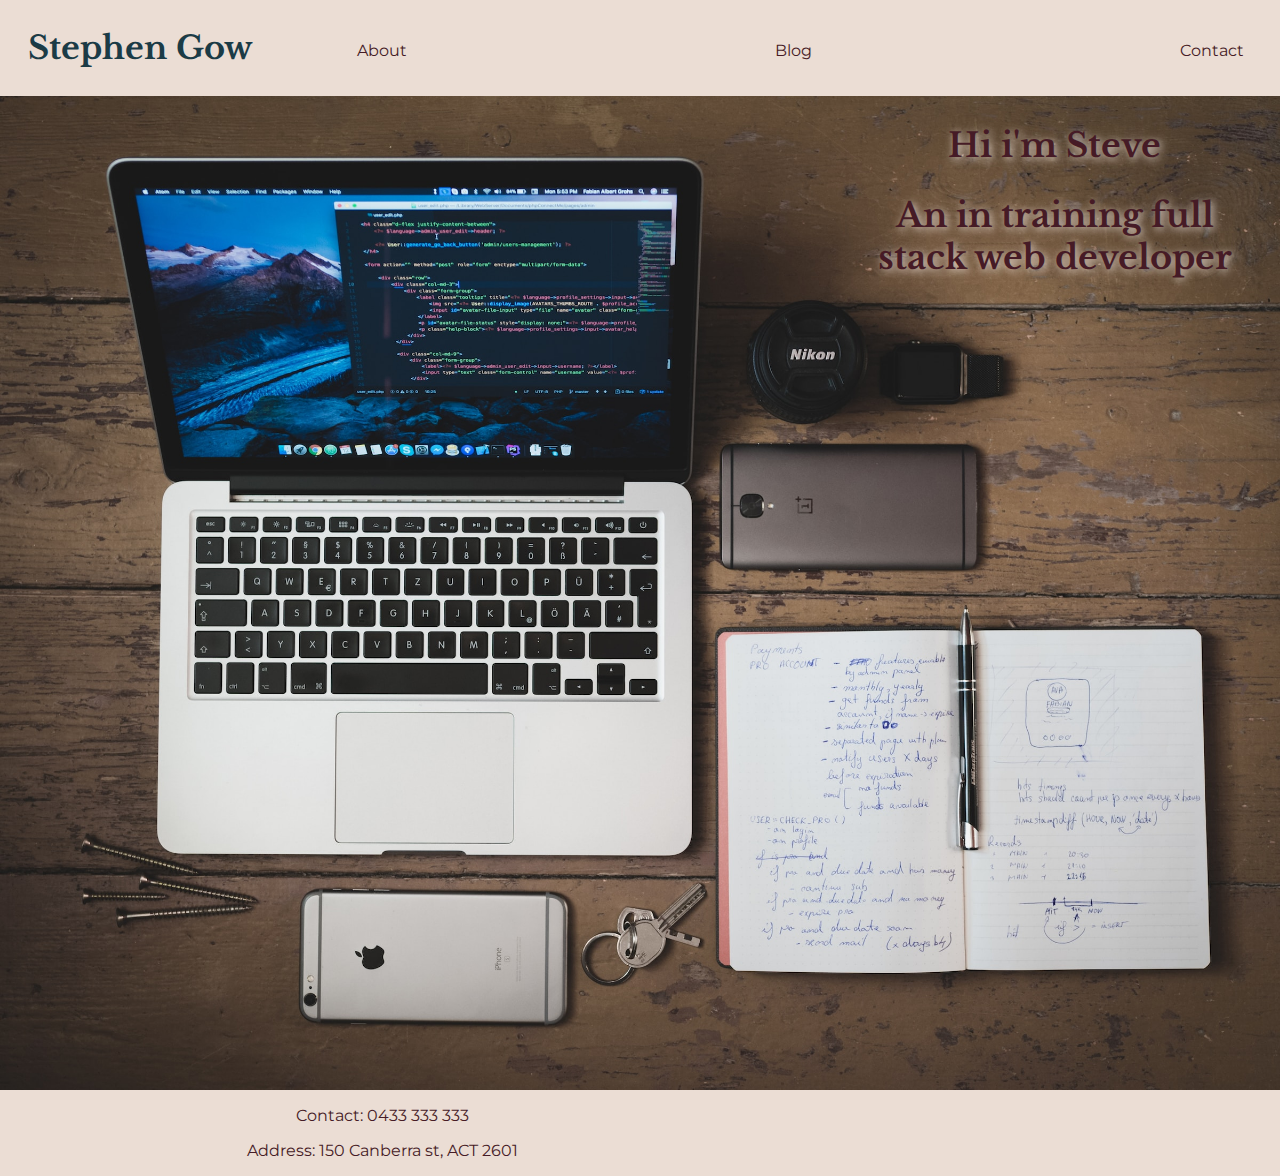
<file: index.html>
<!DOCTYPE html>
<html lang="en">

<head>
    <meta charset="UTF-8">
    <meta http-equiv="X-UA-Compatible" content="IE=edge">
    <meta name="viewport" content="width=device-width, initial-scale=1.0">
    <title>Document</title>
    <link rel="stylesheet" href="./index.css">
    <!-- Font Awesome for footer icons-->
    <link rel="stylesheet" href="https://cdnjs.cloudflare.com/ajax/libs/font-awesome/6.3.0/css/all.min.css"
        integrity="sha512-SzlrxWUlpfuzQ+pcUCosxcglQRNAq/DZjVsC0lE40xsADsfeQoEypE+enwcOiGjk/bSuGGKHEyjSoQ1zVisanQ=="
        crossorigin="anonymous" referrerpolicy="no-referrer" />

    <!-- Custom Fonts -->
    <link rel="preconnect" href="https://fonts.googleapis.com">
    <link rel="preconnect" href="https://fonts.gstatic.com" crossorigin>
    <link
        href="https://fonts.googleapis.com/css2?family=Libre+Baskerville&family=Montserrat:ital,wght@0,300;0,400;0,600;1,300;1,400&family=Open+Sans:wght@300&family=Roboto:wght@100;500;700&display=swap"
        rel="stylesheet">
</head>

<body>
    <header>
        <a class="index" href="./index.html">
            <h1>Stephen Gow</h1>
        </a>
        <nav class="nav-items">
            <a href="./pages/about.html">About</a>
            <a href="./pages/blog.html">Blog</a>
            <a href="./pages/contact.html">Contact</a>
        </nav>
    </header>

    <main>
        <div class="jumbotron">
            <img class="homeimg" src="./images/home-image.jpg" alt="home image">
        </div>
        <div class="home-text">
            <h2>Hi i'm Steve</h2>
            <h2>An in training full stack web developer</h2>
        </div>
    </main>
    <footer>
        <div class="footer-contact">
            <p>Contact: 0433 333 333</p>
            <p>Address: 150 Canberra st, ACT 2601</p>

        </div>
        <div class="social-media">
            <a href="https://github.com/StevieG46" target="_blank">
                <i class="fa-brands fa-github-alt"></i>
            </a>
            <a href="https://www.linkedin.com/in/stephen-gow-388052248/" target="_blank">
                <i class="fa-brands fa-linkedin-in"></i>
            </a>
            <a href="https://www.instagram.com/stephengowdance/" target="_blank">
                <i class="fa-brands fa-instagram"></i>
            </a>
        </div>
    </footer>
</body>

</html>
</file>
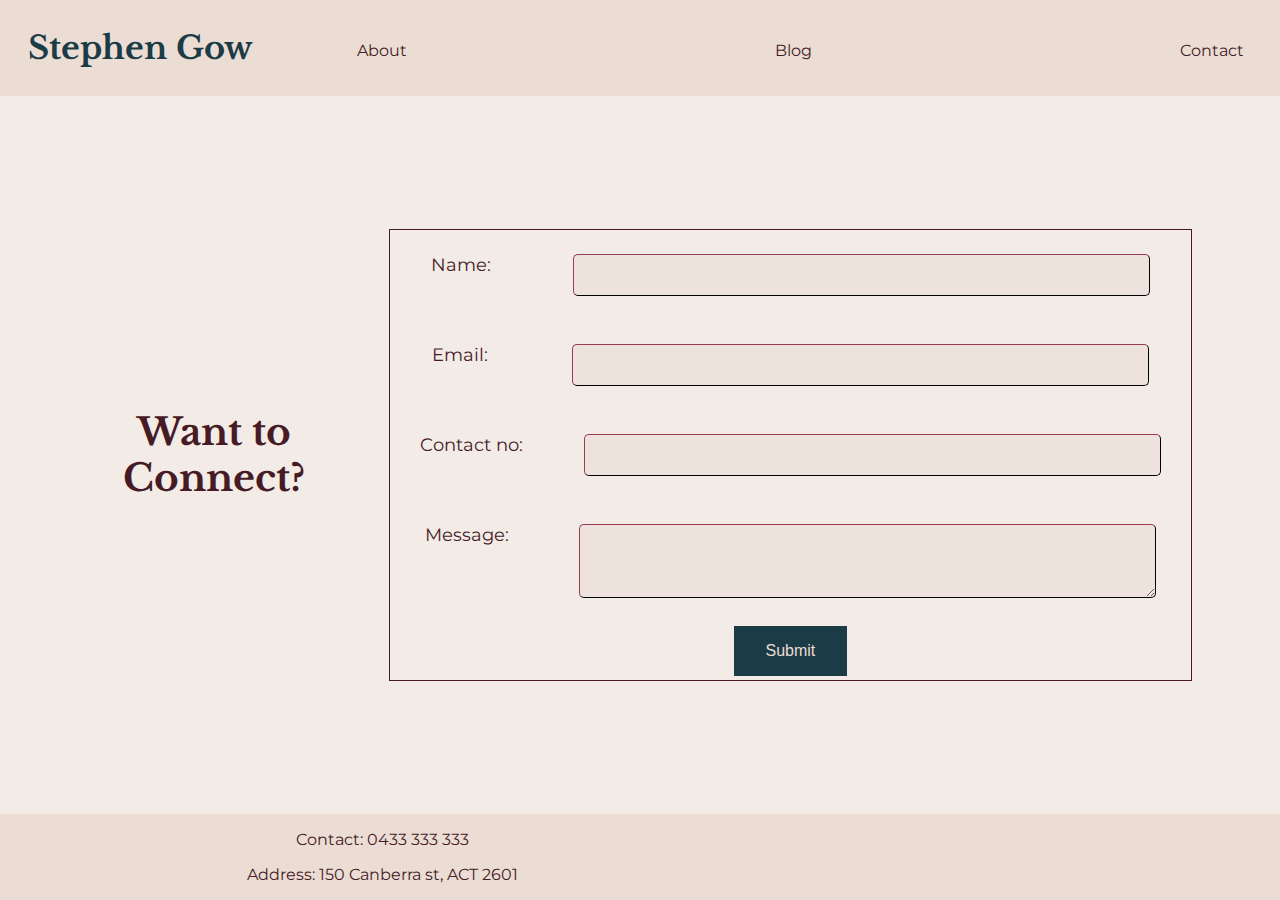
<file: pages/contact.html>
<!DOCTYPE html>
<html lang="en">

<head>
    <meta charset="UTF-8">
    <meta http-equiv="X-UA-Compatible" content="IE=edge">
    <meta name="viewport" content="width=device-width, initial-scale=1.0">
    <title>Document</title>
    <link rel="stylesheet" href="../styles/pages/contact.css">
    <!-- Font Awesome for footer icons -->
    <link rel="stylesheet" href="https://cdnjs.cloudflare.com/ajax/libs/font-awesome/6.3.0/css/all.min.css"
        integrity="sha512-SzlrxWUlpfuzQ+pcUCosxcglQRNAq/DZjVsC0lE40xsADsfeQoEypE+enwcOiGjk/bSuGGKHEyjSoQ1zVisanQ=="
        crossorigin="anonymous" referrerpolicy="no-referrer" />
    <!-- Custom Fonts -->
    <link rel="preconnect" href="https://fonts.googleapis.com">
    <link rel="preconnect" href="https://fonts.gstatic.com" crossorigin>
    <link
        href="https://fonts.googleapis.com/css2?family=Libre+Baskerville&family=Montserrat:ital,wght@0,300;0,400;0,600;1,300;1,400&family=Open+Sans:wght@300&family=Roboto:wght@100;500;700&display=swap"
        rel="stylesheet">
</head>

<body>
    <header>
        <a class="index" href="../index.html"><h1>Stephen Gow</h1></a>
        <nav class="nav-items">
            <a href="./about.html">About</a>
            <a href="./blog.html">Blog</a>
            <a href="./contact.html">Contact</a>
        </nav>
    </header>

   <main>
        <div class="contact"><h3>Want to Connect?</h3></div>
        <!-- contact form -->
        <form>
            <div class="form-elements">
                <label>Name: </label>
                <input class="form-input">
            </div>
            <div class="form-elements">
                <label>Email: </label>
                <input class="form-input">
            </div>
            <div class="form-elements">
                <label>Contact no: </label>
                <input class="form-input">
            </div>
            <div class="form-elements">
                <label>Message: </label>
                <textarea
                rows="3" 
                class="form-input form-textarea"
                >
                </textarea>
            </div>

            <div class="btn-div">
                <button id="submit">Submit</button>
            </div>
        </form>


   </main>
    
   <footer>
        <div class="footer-contact">
            <p>Contact: 0433 333 333</p>
            <p>Address: 150 Canberra st, ACT 2601</p>

        </div>
        <div class="social-media">
            <a href="https://github.com/StevieG46" target="_blank">
                <i class="fa-brands fa-github-alt"></i>
            </a>
            <a href="https://www.linkedin.com/in/stephen-gow-388052248/" target="_blank">
                <i class="fa-brands fa-linkedin-in"></i>
            </a>
            <a href="https://www.instagram.com/stephengowdance/" target="_blank">
                <i class="fa-brands fa-instagram"></i>
            </a>
        </div>
    </footer>
</body>

</html>
</file>
<file: index.css>
@media (max-width: 769px) {
  header {
    display: flex;
    flex-direction: column;
    justify-content: center;
    padding-bottom: 24px;
  }
}
header {
  background-color: #EBDDD4;
}
header .index {
  text-decoration: none;
}
header .index h1 {
  color: #1B3B46;
  text-align: center;
  font-family: "Libre Baskerville", serif;
}
header nav {
  margin: 10px 20%;
  display: flex;
  justify-content: space-between;
}
header nav a {
  font-family: "Montserrat", sans-serif;
  color: #461b26;
  text-decoration: none;
}
header nav :hover {
  color: #1B3B46;
  font-style: italic;
}

@media screen and (min-width: 769px) {
  header {
    margin-left: 2;
    display: flex;
    justify-content: space-between;
  }
  header h1 {
    margin: 28px;
  }
  header .nav-items {
    align-items: end;
    margin: 24px;
  }
  header .nav-items a {
    display: flex;
    justify-content: space-around;
    padding: 12px;
  }
}
@media screen and (min-width: 1024px) {
  header {
    justify-content: flex-start;
  }
  header .nav-items {
    width: auto;
    flex-grow: 2;
    margin-left: 64px;
  }
}
footer {
  background-color: #EBDDD4;
}
footer p {
  font-family: "Montserrat", sans-serif;
  font-size: 1rem;
  color: #461b26;
  text-align: center;
}
footer .social-media {
  display: flex;
  justify-content: space-around;
  margin: 10px 20%;
}
footer .social-media i {
  color: #1B3B46;
}
footer .social-media i:hover {
  color: #461b26;
}

@media screen and (min-width: 769px) {
  footer {
    display: flex;
    justify-content: space-between;
  }
  footer .footer-contact {
    margin-left: 24px;
  }
  footer .social-media {
    display: flex;
    justify-content: space-between;
  }
  footer .social-media a {
    margin: 20px;
  }
}
@media screen and (min-width: 1024px) {
  footer {
    margin: 0px;
    padding: 0 15% 0 15%;
    justify-content: space-around;
  }
}
body {
  margin: 0px;
  display: flex;
  flex-direction: column;
  justify-content: space-between;
  min-height: 100vh;
  background-color: rgba(235, 221, 212, 0.5843137255);
}

main {
  display: flex;
  flex-direction: column;
}
main .jumbotron {
  margin-top: 0px;
}
main .jumbotron .homeimg {
  height: 100%;
  width: 100%;
}
main .home-text {
  text-align: center;
  font-family: "Libre Baskerville", serif;
  color: #461b26;
}

@media screen and (min-width: 769px) {
  main {
    display: grid;
    grid-template-columns: repeat(3, 1fr);
    grid-template-rows: repeat(3, 1fr);
  }
  main .jumbotron {
    grid-column: 1/4;
    grid-row: 1/4;
  }
  main .home-text {
    grid-row: 2/3;
    grid-column: 3/4;
    font-size: 1.2em;
    text-shadow: 2px 2px 8px #EBDDD4;
    padding-right: 24px;
  }
}
@media screen and (min-width: 1024px) {
  main .home-text {
    grid-row: 1/2;
    grid-column: 3/4;
    font-size: 1.4em;
  }
}/*# sourceMappingURL=index.css.map */
</file>
<file: styles/pages/contact.css>
footer {
  background-color: #EBDDD4;
}
footer p {
  font-family: "Montserrat", sans-serif;
  font-size: 1rem;
  color: #461b26;
  text-align: center;
}
footer .social-media {
  display: flex;
  justify-content: space-around;
  margin: 10px 20%;
}
footer .social-media i {
  color: #1B3B46;
}
footer .social-media i:hover {
  color: #461b26;
}

@media screen and (min-width: 769px) {
  footer {
    display: flex;
    justify-content: space-between;
  }
  footer .footer-contact {
    margin-left: 24px;
  }
  footer .social-media {
    display: flex;
    justify-content: space-between;
  }
  footer .social-media a {
    margin: 20px;
  }
}
@media screen and (min-width: 1024px) {
  footer {
    margin: 0px;
    padding: 0 15% 0 15%;
    justify-content: space-around;
  }
}
@media (max-width: 769px) {
  header {
    display: flex;
    flex-direction: column;
    justify-content: center;
    padding-bottom: 24px;
  }
}
header {
  background-color: #EBDDD4;
}
header .index {
  text-decoration: none;
}
header .index h1 {
  color: #1B3B46;
  text-align: center;
  font-family: "Libre Baskerville", serif;
}
header nav {
  margin: 10px 20%;
  display: flex;
  justify-content: space-between;
}
header nav a {
  font-family: "Montserrat", sans-serif;
  color: #461b26;
  text-decoration: none;
}
header nav :hover {
  color: #1B3B46;
  font-style: italic;
}

@media screen and (min-width: 769px) {
  header {
    margin-left: 2;
    display: flex;
    justify-content: space-between;
  }
  header h1 {
    margin: 28px;
  }
  header .nav-items {
    align-items: end;
    margin: 24px;
  }
  header .nav-items a {
    display: flex;
    justify-content: space-around;
    padding: 12px;
  }
}
@media screen and (min-width: 1024px) {
  header {
    justify-content: flex-start;
  }
  header .nav-items {
    width: auto;
    flex-grow: 2;
    margin-left: 64px;
  }
}
body {
  margin: 0px;
  display: flex;
  flex-direction: column;
  justify-content: space-between;
  min-height: 100vh;
  background-color: rgba(235, 221, 212, 0.5843137255);
}

main h3 {
  font-family: "Libre Baskerville", serif;
  color: #461b26;
  text-align: center;
}
main form {
  margin: 24px;
  border: 1.5px solid #461b26;
}
main form .form-elements {
  display: flex;
  flex-direction: column;
  padding: 24px;
  justify-content: center;
}
main form .form-elements label {
  font-family: "Montserrat", sans-serif;
  text-align: center;
  font-size: 12px;
  color: #461b26;
  margin-bottom: 8px;
}
main form .form-elements .form-input {
  width: 100%;
  padding: 12px 0px;
  background-color: rgba(235, 221, 212, 0.5843137255);
  outline: none;
  border: 0.5px outset #461b26;
  border-radius: 5px;
  text-align: center;
  font-family: "Montserrat", sans-serif;
}
main form .form-elements .form-input:focus {
  border: 1.5px solid #1B3B46;
}
main form .btn-div {
  text-align: center;
}
main form .btn-div #submit {
  border: none;
  background-color: #1B3B46;
  color: #EBDDD4;
  padding: 16px 32px;
  text-align: center;
  text-decoration: none;
  display: inline-block;
  font-size: 16px;
  margin: 4px 2px;
  cursor: pointer;
}
main form .btn-div #submit:hover {
  background-color: #461b26;
}

@media screen and (min-width: 769px) {
  main form .form-elements {
    display: flex;
    flex-direction: row;
    justify-content: space-around;
  }
  main form .form-elements label {
    text-align: left;
    font-size: 16px;
    margin-right: 48px;
  }
  main form .form-elements .form-input {
    width: 70%;
    text-align: left;
    padding: 12px 24px;
  }
}
@media screen and (min-width: 1024px) {
  main {
    display: flex;
    justify-content: space-around;
    padding: 5%;
  }
  main .contact {
    display: flex;
    flex-direction: column;
    justify-content: center;
    font-size: 2em;
  }
  main form {
    width: 80%;
  }
  main form .form-elements label {
    font-size: 18px;
  }
}/*# sourceMappingURL=contact.css.map */
</file>
